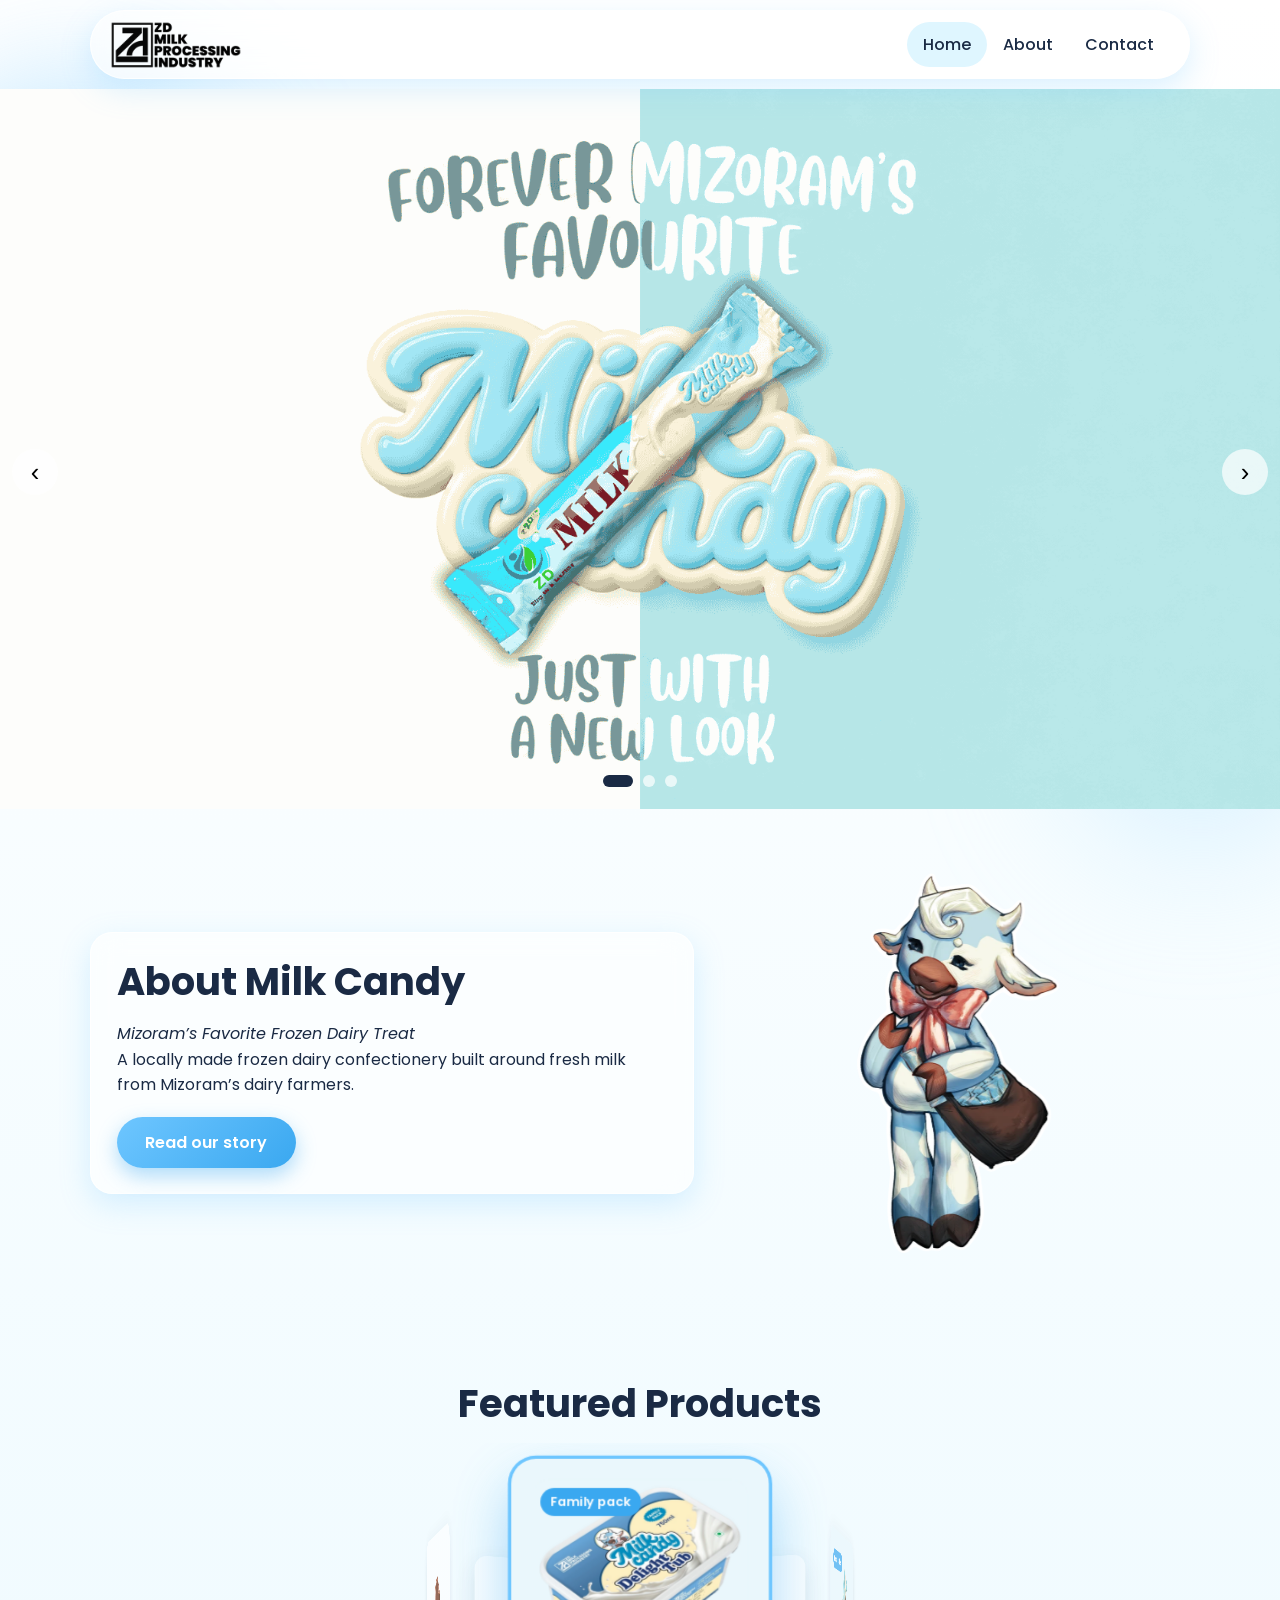
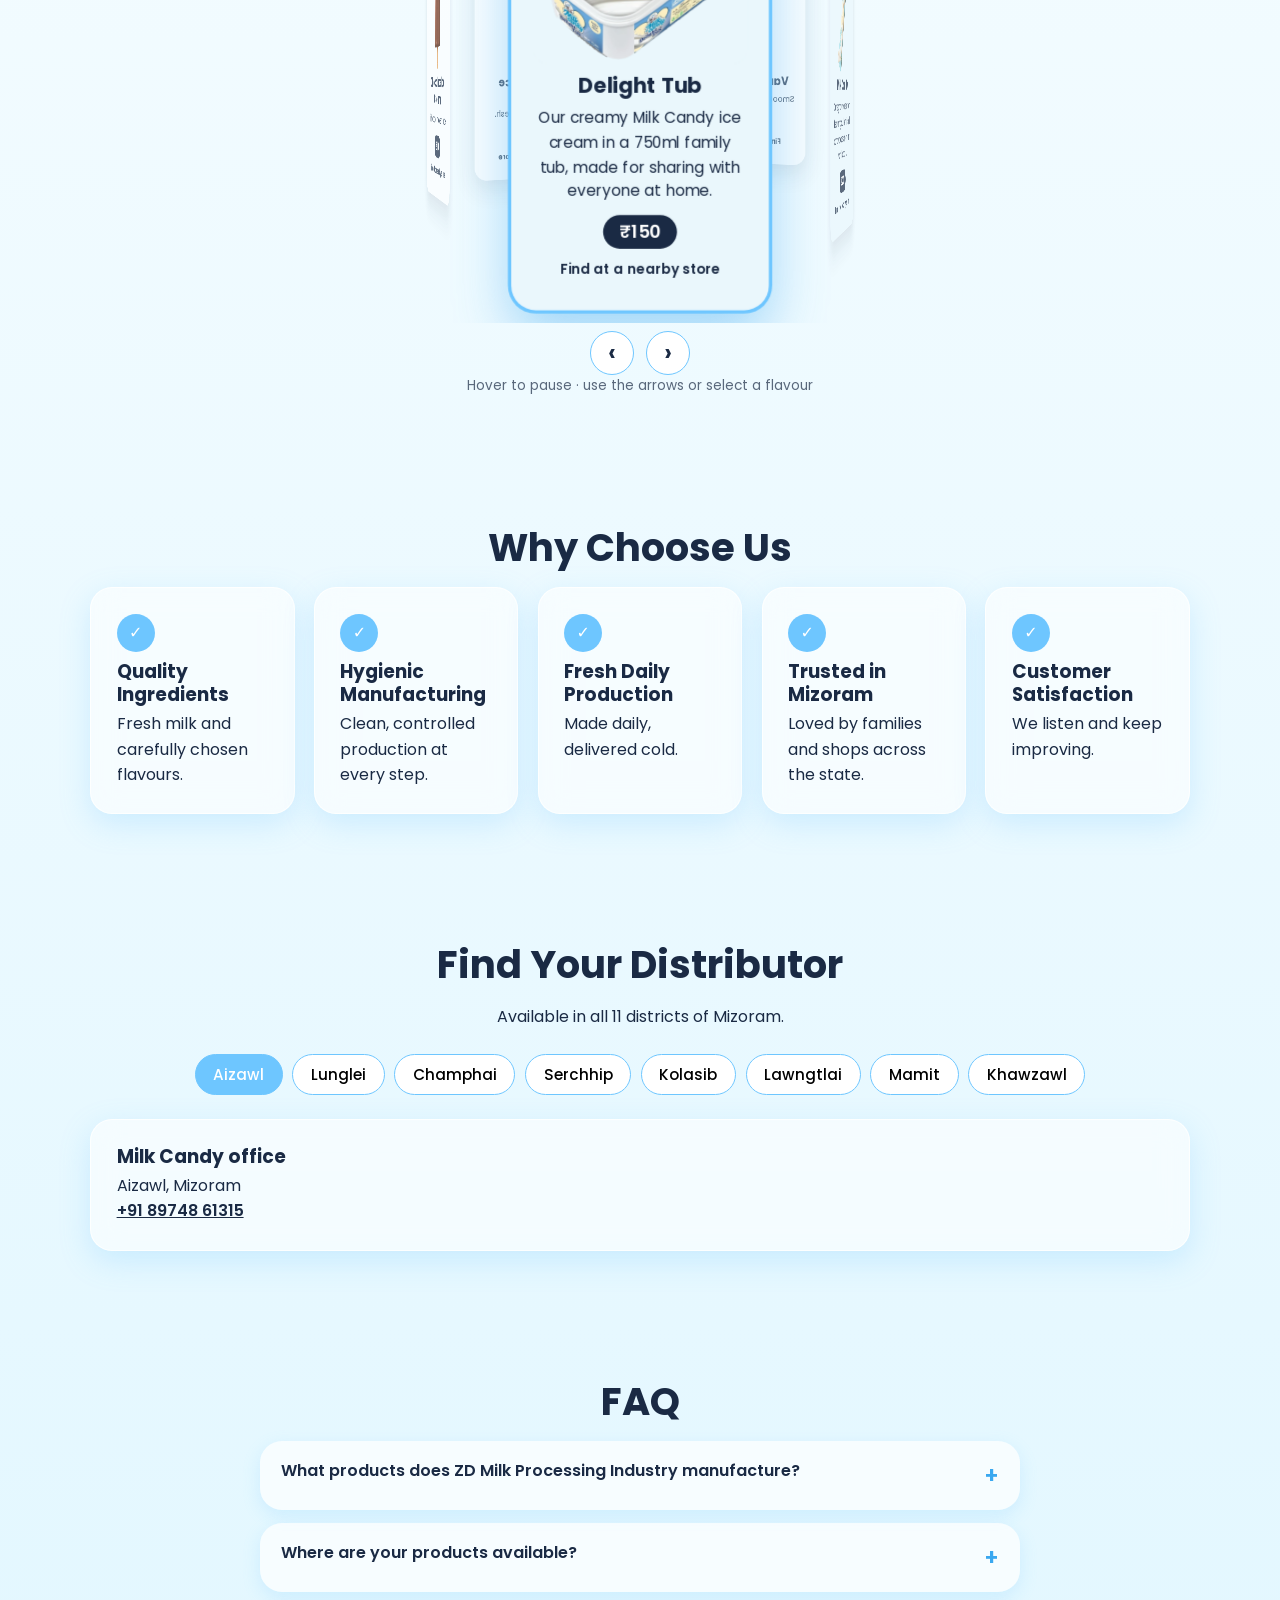
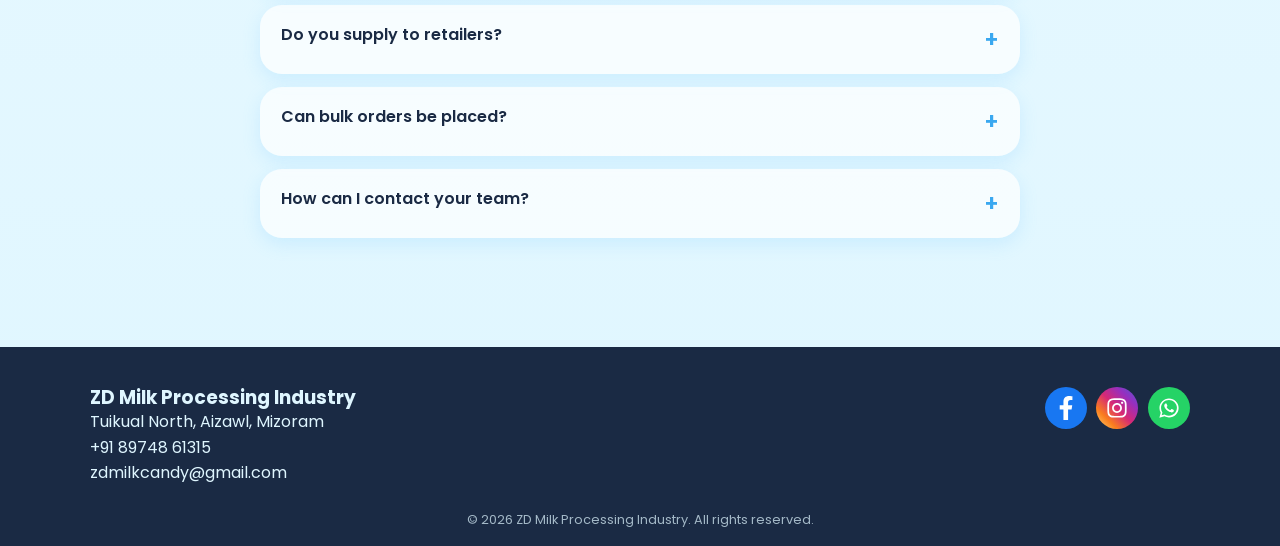
<file: index.html>
<!DOCTYPE html>
<html lang="en">
  <head>
    <meta charset="utf-8">
    <meta name="viewport" content="width=device-width, initial-scale=1">
    <title>Milk Candy Ice Cream in Mizoram | ZD Milk Processing Industry</title>
    <meta
      name="description"
      content="Discover Milk Candy ice cream, family tubs and classic flavours made by ZD Milk Processing Industry in Aizawl, Mizoram."
    >
    <meta name="robots" content="index, follow, max-image-preview:large">
    <link rel="canonical" href="https://zdmilk.in/">
    <meta property="og:type" content="website">
    <meta property="og:site_name" content="ZD Milk Processing Industry">
    <meta property="og:locale" content="en_IN">
    <meta property="og:title" content="Milk Candy Ice Cream in Mizoram | ZD Milk Processing Industry">
    <meta
      property="og:description"
      content="Discover Milk Candy ice cream, family tubs and classic flavours made by ZD Milk Processing Industry in Aizawl, Mizoram."
    >
    <meta property="og:url" content="https://zdmilk.in/">
    <meta property="og:image" content="https://zdmilk.in/image/og-image.jpg">
    <meta property="og:image:width" content="1200">
    <meta property="og:image:height" content="630">
    <meta property="og:image:alt" content="Milk Candy ice cream and family tub, made in Aizawl, Mizoram">
    <meta name="twitter:card" content="summary_large_image">
    <meta name="twitter:title" content="Milk Candy Ice Cream in Mizoram | ZD Milk Processing Industry">
    <meta
      name="twitter:description"
      content="Discover Milk Candy ice cream, family tubs and classic flavours made by ZD Milk Processing Industry in Aizawl, Mizoram."
    >
    <meta name="twitter:image" content="https://zdmilk.in/image/og-image.jpg">
    <link rel="icon" type="image/png" href="image/favicon.png">
    <link rel="apple-touch-icon" href="image/apple-touch-icon.png">
    <meta name="theme-color" content="#8CC8EC">
    <link rel="preconnect" href="https://fonts.googleapis.com">
    <link
      href="https://fonts.googleapis.com/css2?family=Poppins:wght@400;500;600;700&display=swap"
      rel="stylesheet"
    >
    <link rel="stylesheet" href="style.css">
    <script type="application/ld+json">
      {
        "@context": "https://schema.org",
        "@graph": [
          {
            "@type": "LocalBusiness",
            "@id": "https://zdmilk.in/#business",
            "name": "ZD Milk Processing Industry",
            "description": "Ice cream manufacturer in Aizawl, Mizoram, and makers of Milk Candy ice cream.",
            "url": "https://zdmilk.in/",
            "logo": "https://zdmilk.in/image/logo.png",
            "image": "https://zdmilk.in/image/og-image.jpg",
            "telephone": "+918974861315",
            "email": "zdmilkcandy@gmail.com",
            "priceRange": "INR 10-150",
            "address": {
              "@type": "PostalAddress",
              "streetAddress": "Tuikual North",
              "addressLocality": "Aizawl",
              "addressRegion": "Mizoram",
              "addressCountry": "IN"
            },
            "areaServed": {
              "@type": "AdministrativeArea",
              "name": "Mizoram"
            },
            "openingHoursSpecification": [
              {
                "@type": "OpeningHoursSpecification",
                "dayOfWeek": [
                  "Monday",
                  "Tuesday",
                  "Wednesday",
                  "Thursday",
                  "Friday"
                ],
                "opens": "09:00",
                "closes": "18:00"
              }
            ]
          },
          {
            "@type": "ItemList",
            "name": "Milk Candy ice cream range",
            "itemListElement": [
              {
                "@type": "ListItem",
                "position": 1,
                "item": {
                  "@type": "Product",
                  "name": "Delight Tub",
                  "image": "https://zdmilk.in/image/tub.webp",
                  "description": "Milk Candy ice cream in a 750ml family tub.",
                  "brand": {
                    "@type": "Brand",
                    "name": "Milk Candy"
                  },
                  "offers": {
                    "@type": "Offer",
                    "price": "150",
                    "priceCurrency": "INR",
                    "url": "https://zdmilk.in/#products"
                  }
                }
              },
              {
                "@type": "ListItem",
                "position": 2,
                "item": {
                  "@type": "Product",
                  "name": "Milk Candy",
                  "image": "https://zdmilk.in/image/milk-candy.png",
                  "description": "Signature ice cream featuring milk candy pieces in a creamy vanilla base.",
                  "brand": {
                    "@type": "Brand",
                    "name": "Milk Candy"
                  },
                  "offers": {
                    "@type": "Offer",
                    "price": "20",
                    "priceCurrency": "INR",
                    "url": "https://zdmilk.in/#products"
                  }
                }
              },
              {
                "@type": "ListItem",
                "position": 3,
                "item": {
                  "@type": "Product",
                  "name": "Vanilla Ice Cream",
                  "image": "https://zdmilk.in/image/vanilla.jpg",
                  "description": "Smooth and creamy vanilla ice cream.",
                  "brand": {
                    "@type": "Brand",
                    "name": "Milk Candy"
                  },
                  "offers": {
                    "@type": "Offer",
                    "price": "10",
                    "priceCurrency": "INR",
                    "url": "https://zdmilk.in/#products"
                  }
                }
              },
              {
                "@type": "ListItem",
                "position": 4,
                "item": {
                  "@type": "Product",
                  "name": "Strawberry Ice Cream",
                  "image": "https://zdmilk.in/image/strawberry.jpg",
                  "description": "Sweet, fruity and fresh strawberry ice cream.",
                  "brand": {
                    "@type": "Brand",
                    "name": "Milk Candy"
                  },
                  "offers": {
                    "@type": "Offer",
                    "price": "10",
                    "priceCurrency": "INR",
                    "url": "https://zdmilk.in/#products"
                  }
                }
              },
              {
                "@type": "ListItem",
                "position": 5,
                "item": {
                  "@type": "Product",
                  "name": "Chocolate Ice Cream",
                  "image": "https://zdmilk.in/image/chocolate.jpg",
                  "description": "Rich cocoa in every bite.",
                  "brand": {
                    "@type": "Brand",
                    "name": "Milk Candy"
                  },
                  "offers": {
                    "@type": "Offer",
                    "price": "10",
                    "priceCurrency": "INR",
                    "url": "https://zdmilk.in/#products"
                  }
                }
              }
            ]
          }
        ]
      }
    </script>
  </head>
  <body data-page="home">
    <div class="blob b1"></div>
    <div class="blob b2"></div>

    <div id="loader">
      <img class="loading-mascot" src="image/mascot-full.webp" alt="ZD Milk mascot loading">
    </div>
    <div id="prog"></div>

    <header class="nav glass">
      <a class="logo" href="index.html">
        <img src="image/logo.png" alt="ZD Milk Processing Industry">
      </a>
      <button id="burger" aria-label="Menu">☰</button>
      <nav id="menu">
        <a href="index.html" data-p="home">Home</a>
        <a href="about.html" data-p="about">About</a>
        <a href="contact.html" data-p="contact">Contact</a>
      </nav>
    </header>

    <main>
      <section class="hero" id="hero" aria-label="Milk Candy banners">

         <div class="slide">
          <img
            data-src="image/mk.png"
            alt="Milk Candy, Mizoram's favourite"
          >
        </div>
        <div
          class="slide on"
        >
          <img
            data-src="image/vurbawm.png"
            alt="Milk Candy ice cream collection"
          >
        </div>
        <div class="slide">
          <img
            data-src="image/dtub.png"
            alt="Milk Candy family tub"
          >
        </div>
       
        <button class="ar l" id="pv">‹</button>
        <button class="ar r" id="nx">›</button>
        <div class="dots" id="dots"></div>
      </section>

      <section class="sec wrap intro">
        <div class="card glass rv">
          <h2>About Milk Candy</h2>
          <p>
          <i>Mizoram’s Favorite Frozen Dairy Treat</i></br>
A locally made frozen dairy confectionery built around fresh
milk from Mizoram’s dairy farmers.
          </p>
          <a class="btn" href="about.html">Read our story</a>
        </div>
        <figure class="illus mascot rv" tabindex="0">
          <img src="image/mascot-full.webp" alt="Milk Candy mascot">
          <figcaption>Want some Milk Candy?</figcaption>
        </figure>
      </section>

      <section class="sec" id="products">
        <div class="wrap">
          <h2 class="ct rv">Featured Products</h2>
        </div>
        <div class="stage" id="stage"></div>
        <div class="carousel-controls" aria-label="Featured product controls">
          <button type="button" id="product-prev" aria-label="Rotate products left">‹</button>
          <button type="button" id="product-next" aria-label="Rotate products right">›</button>
        </div>
        <p class="ct hint">
          Hover to pause · use the arrows or select a flavour
        </p>
      </section>

      <section class="sec wrap">
        <h2 class="ct rv">Why Choose Us</h2>
        <div class="grid">
          <div class="card glass rv">
            <b>✓</b>
            <h3>Quality Ingredients</h3>
            <p>Fresh milk and carefully chosen flavours.</p>
          </div>
          <div class="card glass rv">
            <b>✓</b>
            <h3>Hygienic Manufacturing</h3>
            <p>Clean, controlled production at every step.</p>
          </div>
          <div class="card glass rv">
            <b>✓</b>
            <h3>Fresh Daily Production</h3>
            <p>Made daily, delivered cold.</p>
          </div>
          <div class="card glass rv">
            <b>✓</b>
            <h3>Trusted in Mizoram</h3>
            <p>Loved by families and shops across the state.</p>
          </div>
          <div class="card glass rv">
            <b>✓</b>
            <h3>Customer Satisfaction</h3>
            <p>We listen and keep improving.</p>
          </div>
        </div>
      </section>

      <section class="sec wrap" id="distributors">
        <h2 class="ct rv">Find Your Distributor</h2>
        <p class="ct">
          Available in all 11 districts of Mizoram.
        </p>
        <div class="chips" id="chips"></div>
        <div class="dlist" id="dlist"></div>
      </section>

      <section class="sec wrap narrow">
        <h2 class="ct rv">FAQ</h2>
        <div class="fq">
          <button>
            What products does ZD Milk Processing Industry manufacture?<i>+</i>
          </button>
          <div class="fa">
            <p>
              We manufacture ice cream in foursignature flavours: Vanilla,
              Chocolate, Strawberry and our special Milk Candy flavour. 
            </p>
          </div>
        </div>
        <div class="fq">
          <button>Where are your products available?<i>+</i></button>
          <div class="fa">
            <p>
              Through our distributors across all 11 districts of Mizoram. See
              the distributor section above.
            </p>
          </div>
        </div>
        <div class="fq">
          <button>Do you supply to retailers?<i>+</i></button>
          <div class="fa">
            <p>
              Yes. Retail shops, cafes and restaurants can stock our ice cream
              through a nearby distributor or directly from us.
            </p>
          </div>
        </div>
        <div class="fq">
          <button>Can bulk orders be placed?<i>+</i></button>
          <div class="fa">
            <p>
              Yes. Contact us with your quantity and delivery location and we
              will confirm availability and pricing.
            </p>
          </div>
        </div>
        <div class="fq">
          <button>How can I contact your team?<i>+</i></button>
          <div class="fa">
            <p>
              Call +91 89748 61315, email  zdmilkcandy@gmail.com or use the form on
              our Contact page.
            </p>
          </div>
        </div>
      </section>
    </main>

    <footer>
      <div class="wrap fgrid">
        <div>
          <h3>ZD Milk Processing Industry</h3>
          <p>Tuikual North, Aizawl, Mizoram</p>
          <p>+91 89748 61315</p>
          <p>zdmilkcandy@gmail.com</p>
        </div>
        <div class="soc">
          <a href="https://www.facebook.com/profile.php?id=61593426112956" aria-label="Facebook">
            <svg viewBox="0 0 320 512" aria-hidden="true" focusable="false"><path d="M279.14 288l14.22-92.66h-88.91v-60.13c0-25.35 12.42-50.06 52.24-50.06H297V6.26S260.43 0 225.36 0C152.77 0 105.47 44 105.47 123.92v71.42H25.62V288h79.85v224h98.98V288z"/></svg>
          </a>
          <a href="https://www.instagram.com/milkcandy.mizoram?utm_source=ig_web_button_share_sheet&amp;psln=ZDNlZDc0MzIxNw==" aria-label="Instagram">
            <svg viewBox="0 0 448 512" aria-hidden="true" focusable="false"><path d="M224.1 141c-63.6 0-114.9 51.3-114.9 114.9s51.3 114.9 114.9 114.9S339 319.5 339 255.9 287.7 141 224.1 141zm0 189.6c-41.2 0-74.7-33.5-74.7-74.7s33.5-74.7 74.7-74.7 74.7 33.5 74.7 74.7-33.5 74.7-74.7 74.7zm146.4-194.3c0 14.9-12 26.9-26.9 26.9s-26.9-12-26.9-26.9 12-26.9 26.9-26.9 26.9 12 26.9 26.9zm76.1 27.2c-1.7-35.9-9.9-67.7-36.2-93.9s-58-34.4-93.9-36.2c-37-2.1-147.9-2.1-184.9 0-35.9 1.7-67.7 9.9-93.9 36.1S3.3 127.5 1.6 163.4c-2.1 37-2.1 147.9 0 184.9 1.7 35.9 9.9 67.7 36.2 93.9s58 34.4 93.9 36.2c37 2.1 147.9 2.1 184.9 0 35.9-1.7 67.7-9.9 93.9-36.2s34.4-58 36.2-93.9c2.1-37 2.1-147.8 0-184.8zM398.8 388c-7.8 19.6-22.9 34.7-42.6 42.6-29.5 11.7-99.5 9-132.1 9s-102.7 2.6-132.1-9c-19.6-7.8-34.7-22.9-42.6-42.6-11.7-29.5-9-99.5-9-132.1s-2.6-102.7 9-132.1c7.8-19.6 22.9-34.7 42.6-42.6 29.5-11.7 99.5-9 132.1-9s102.7-2.6 132.1 9c19.6 7.8 34.7 22.9 42.6 42.6 11.7 29.5 9 99.5 9 132.1s2.7 102.7-9 132.1z"/></svg>
          </a>
          <a href="https://wa.me/918974861315" aria-label="WhatsApp">
            <svg viewBox="0 0 448 512" aria-hidden="true" focusable="false"><path d="M380.9 97.1C339 55.1 283.2 32 223.9 32 101.5 32 1.9 131.5 1.9 253.9c0 39.1 10.2 77.3 29.6 111L0 480l117.7-30.9c32.4 17.7 68.9 27 106.1 27h.1c122.3 0 224.1-99.6 224.1-222 0-59.3-25-115-67.1-157zm-157 341.6c-33.3 0-65.9-8.9-94.4-25.7l-6.8-4-69.8 18.3 18.6-68-4.4-7c-18.5-29.4-28.2-63.4-28.2-98.4C39 151.1 121.1 69 222.1 69c49 0 95 19.1 129.6 53.7 34.6 34.6 56.9 80.6 56.8 129.6 0 101.1-84.5 186.4-185.6 186.4zm101.7-139.8c-5.5-2.8-32.6-16.1-37.6-17.9-5-1.9-8.7-2.8-12.4 2.8-3.7 5.5-14.2 17.9-17.4 21.6-3.2 3.7-6.4 4.2-11.9 1.4-32.4-16.2-53.6-28.9-75-65.5-5.7-9.8 5.7-9.1 16.2-30.3 1.8-3.7.9-6.9-.5-9.7-1.4-2.8-12.4-29.8-17-40.8-4.5-10.7-9.1-9.3-12.4-9.5-3.2-.2-6.9-.2-10.6-.2s-9.7 1.4-14.7 6.9c-5 5.5-19.3 18.9-19.3 46s19.8 53.4 22.5 57.1c2.8 3.7 38.9 59.4 94.2 83.3 35 15.1 48.7 16.4 66.2 13.8 10.6-1.6 32.6-13.3 37.2-26.2 4.6-12.9 4.6-23.9 3.2-26.2-1.4-2.3-5-3.7-10.6-6.5z"/></svg>
          </a>
        </div>
      </div>
      <p class="copy">© 2026 ZD Milk Processing Industry. All rights reserved.</p>
    </footer>

    <button id="top" aria-label="Back to top">↑</button>
    <script src="main.js"></script>
  </body>
</html>
</file>
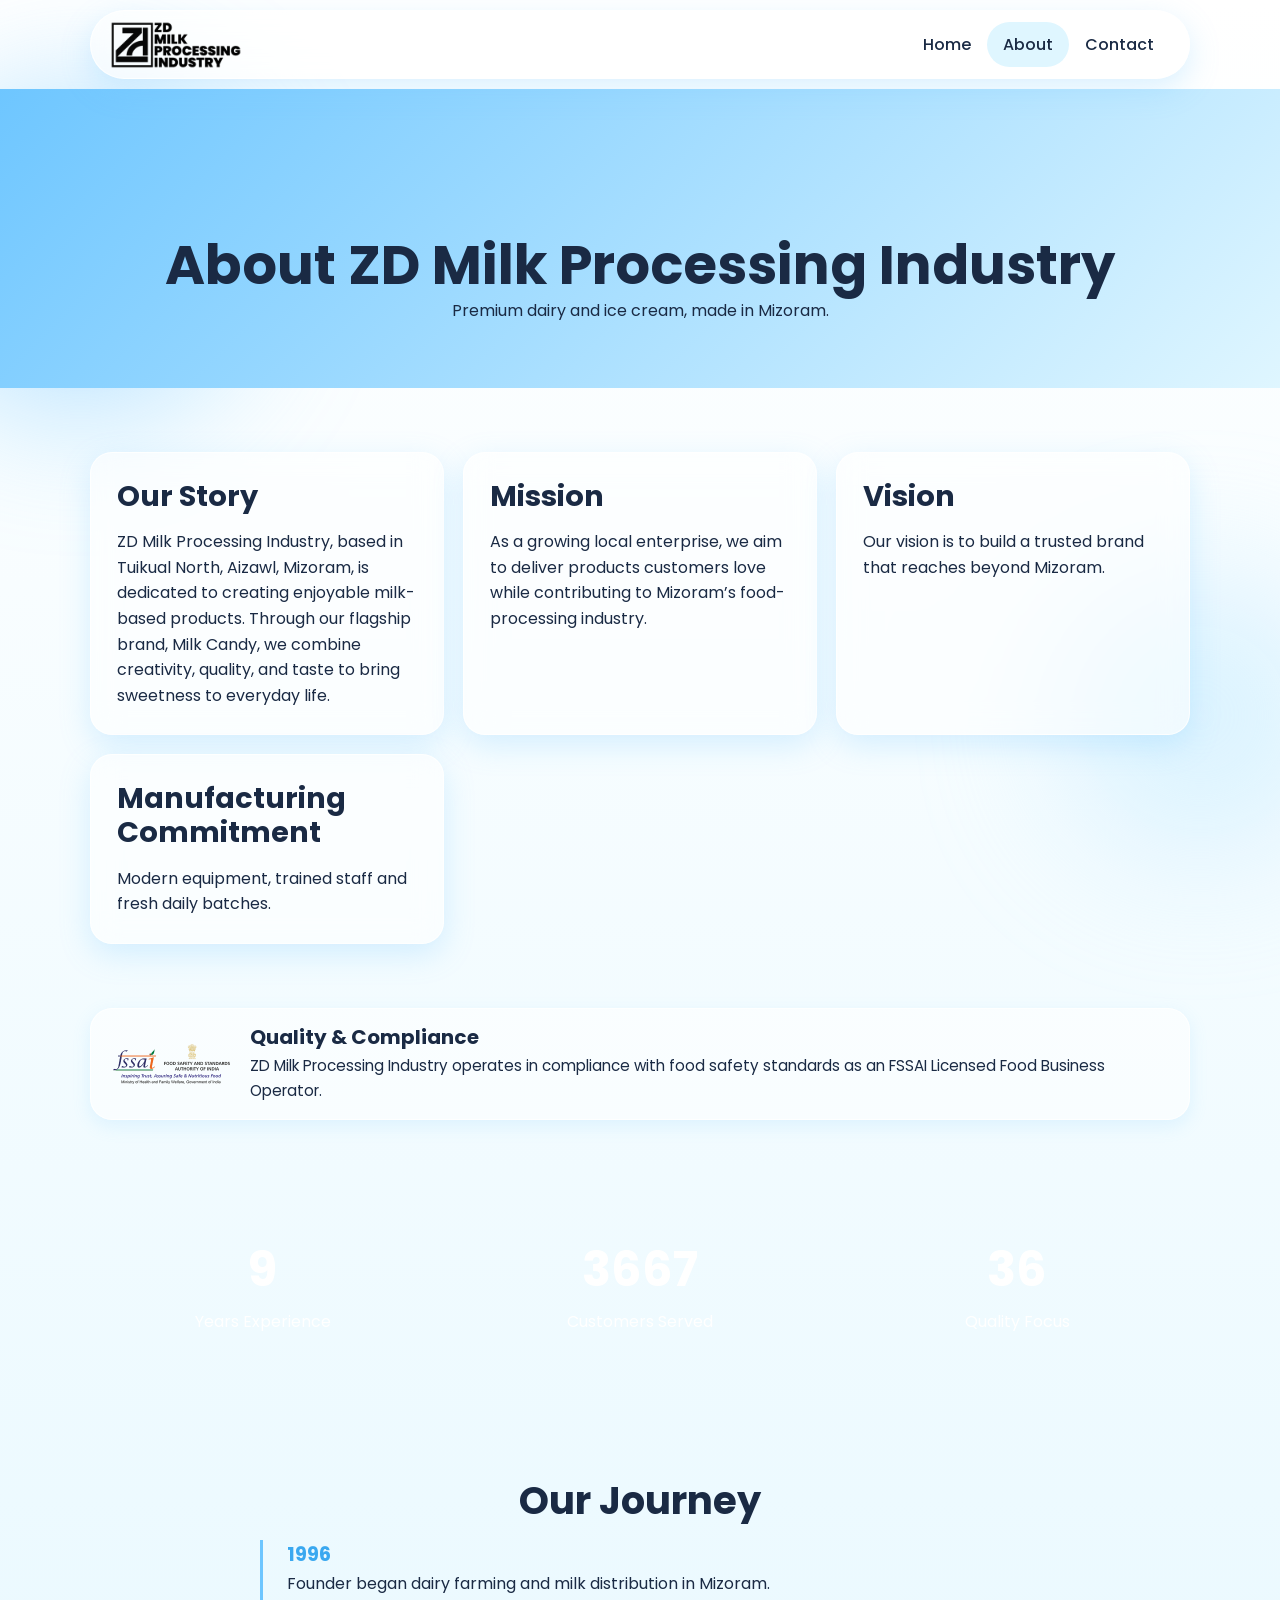
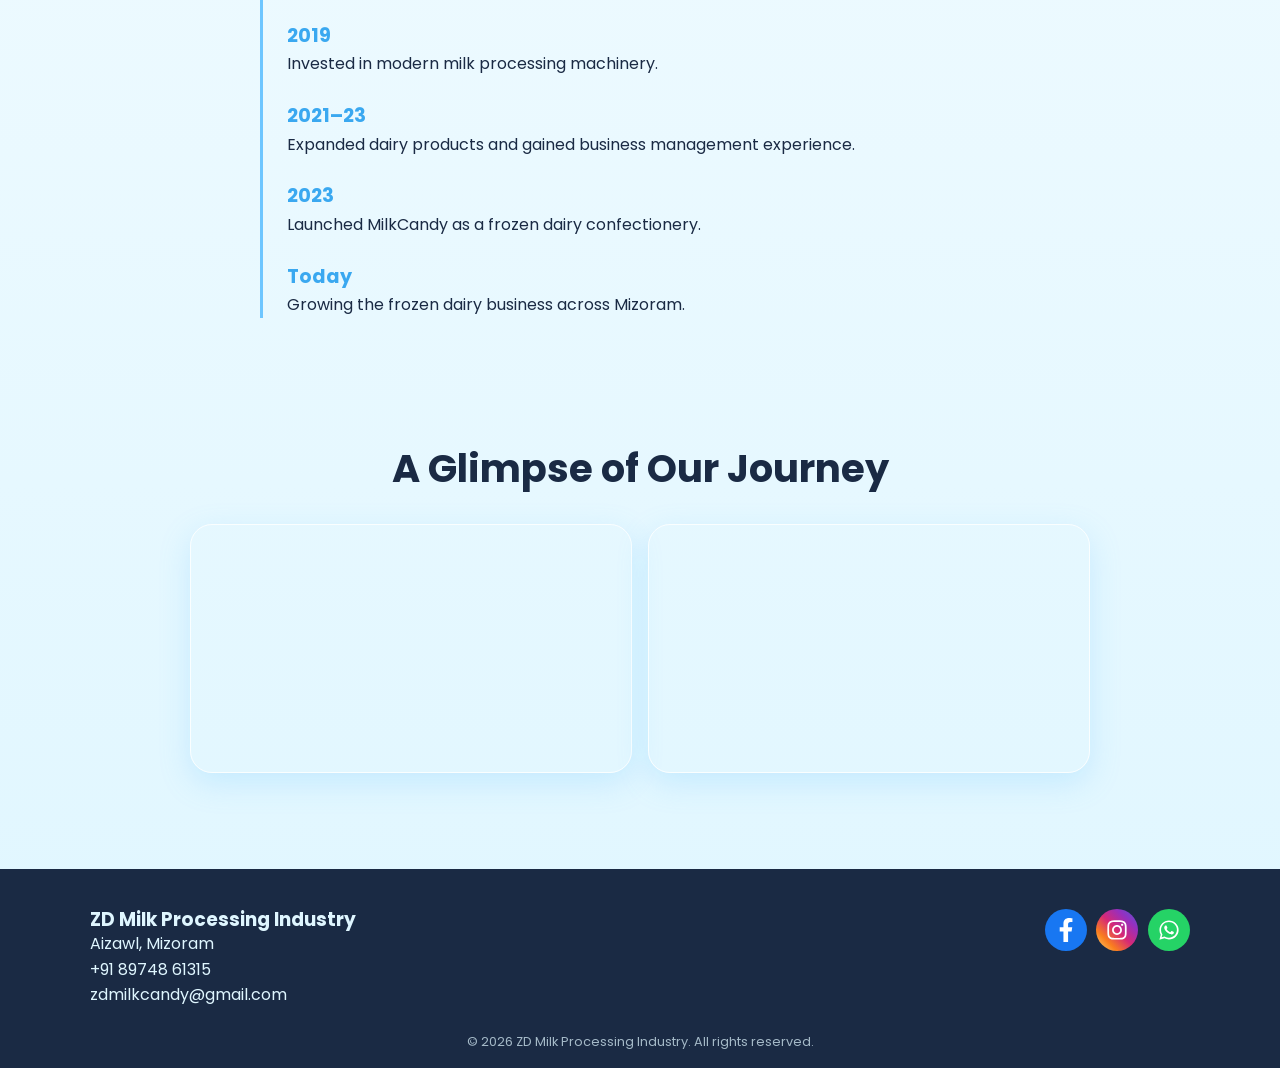
<file: about.html>
<!DOCTYPE html>
<html lang="en">
  <head>
    <meta charset="utf-8">
    <meta name="viewport" content="width=device-width, initial-scale=1">
    <title>About ZD Milk Processing Industry | Aizawl, Mizoram</title>
    <meta
      name="description"
      content="Learn about ZD Milk Processing Industry, the Aizawl-based maker of Milk Candy ice cream, our story, mission and commitment to quality."
    >
    <meta name="robots" content="index, follow, max-image-preview:large">
    <link rel="canonical" href="https://zdmilk.in/about.html">
    <meta property="og:type" content="website">
    <meta property="og:site_name" content="ZD Milk Processing Industry">
    <meta property="og:locale" content="en_IN">
    <meta property="og:title" content="About ZD Milk Processing Industry | Aizawl, Mizoram">
    <meta
      property="og:description"
      content="Learn about ZD Milk Processing Industry, the Aizawl-based maker of Milk Candy ice cream, our story, mission and commitment to quality."
    >
    <meta property="og:url" content="https://zdmilk.in/about.html">
    <meta property="og:image" content="https://zdmilk.in/image/og-image.jpg">
    <meta property="og:image:width" content="1200">
    <meta property="og:image:height" content="630">
    <meta property="og:image:alt" content="Milk Candy ice cream and family tub, made in Aizawl, Mizoram">
    <meta name="twitter:card" content="summary_large_image">
    <meta name="twitter:title" content="About ZD Milk Processing Industry | Aizawl, Mizoram">
    <meta
      name="twitter:description"
      content="Learn about ZD Milk Processing Industry, the Aizawl-based maker of Milk Candy ice cream, our story, mission and commitment to quality."
    >
    <meta name="twitter:image" content="https://zdmilk.in/image/og-image.jpg">
    <link rel="icon" type="image/png" href="image/favicon.png">
    <link rel="apple-touch-icon" href="image/apple-touch-icon.png">
    <meta name="theme-color" content="#8CC8EC">
    <link rel="preconnect" href="https://fonts.googleapis.com">
    <link
      href="https://fonts.googleapis.com/css2?family=Poppins:wght@400;500;600;700&display=swap"
      rel="stylesheet"
    >
    <link rel="stylesheet" href="style.css">
    <script type="application/ld+json">
      {
        "@context": "https://schema.org",
        "@type": "AboutPage",
        "name": "About ZD Milk Processing Industry",
        "description": "Learn about ZD Milk Processing Industry, the Aizawl-based maker of Milk Candy ice cream, our story, mission and commitment to quality.",
        "url": "https://zdmilk.in/about.html",
        "inLanguage": "en-IN",
        "about": {
          "@id": "https://zdmilk.in/#business"
        }
      }
    </script>
  </head>
  <body data-page="about">
    <div class="blob b1"></div>
    <div class="blob b2"></div>

    <div id="loader">
      <img class="loading-mascot" src="image/mascot-full.webp" alt="ZD Milk mascot loading">
    </div>
    <div id="prog"></div>

    <header class="nav glass">
      <a class="logo" href="index.html">
        <img src="image/logo.png" alt="ZD Milk Processing Industry">
      </a>
      <button id="burger" aria-label="Menu">☰</button>
      <nav id="menu">
        <a href="index.html" data-p="home">Home</a>
        <a href="about.html" data-p="about">About</a>
        <a href="contact.html" data-p="contact">Contact</a>
      </nav>
    </header>

    <main>
      <section class="phero">
        <div class="wrap rv">
          <h1>About ZD Milk Processing Industry</h1>
          <p>Premium dairy and ice cream, made in Mizoram.</p>
        </div>
      </section>

      <section class="sec wrap grid2">
        <div class="card glass rv">
          <h2>Our Story</h2>
          <p>
           ZD Milk Processing Industry, based in Tuikual North, Aizawl, Mizoram, is dedicated to creating enjoyable milk-based products. Through our flagship brand, Milk Candy, we combine creativity, quality, and taste to bring sweetness to everyday life.</p>
        </div>
        <div class="card glass rv">
          <h2>Mission</h2>
          <p>
            As a growing local enterprise, we aim to deliver products customers love while contributing to Mizoram’s food-processing industry.
          </p>
        </div>
        <div class="card glass rv">
          <h2>Vision</h2>
          <p>Our vision is to build a trusted brand that reaches beyond Mizoram.</p>
        </div>
        <div class="card glass rv">
          <h2>Manufacturing Commitment</h2>
          <p>Modern equipment, trained staff and fresh daily batches.</p>
        </div>

      </section>

      <section class="compliance-block wrap" aria-labelledby="compliance-heading">
        <img src="image/fssai-logo.png" alt="FSSAI logo" width="234" height="80">
        <div class="compliance-copy">
          <h2 id="compliance-heading">Quality &amp; Compliance</h2>
          <p>ZD Milk Processing Industry operates in compliance with food safety standards as an FSSAI Licensed Food Business Operator.</p>
        </div>
      </section>

      <section class="plx">
        <div class="wrap stats">
          <div>
            <b data-n="25" data-s="+">0</b>
            <span>Years Experience</span>
          </div>
          <div>
            <b data-n="10000" data-s="+">0</b>
            <span>Customers Served</span>
          </div>
          <div>
            <b data-n="100" data-s="%">0</b>
            <span>Quality Focus</span>
          </div>
        </div>
      </section>

      <section class="sec wrap narrow">
        <h2 class="ct rv">Our Journey</h2>
        <div class="tl">
          <div class="rv">
            <b>1996</b>
            <p>Founder began dairy farming and milk
               distribution in Mizoram.</p>
          </div>
          <div class="rv">
            <b>2019</b>
            <p>Invested in modern milk processing machinery.</p>
          </div>
          <div class="rv">
            <b>2021–23</b>
            <p>Expanded dairy products
             and gained business management experience.</p>
          </div>
          <div class="rv">
            <b>2023</b>
            <p>Launched MilkCandy as a frozen dairy confectionery.</p>
          </div>
            <div class="rv">
            <b>Today</b>
            <p>Growing the frozen dairy business across Mizoram.</p>
          </div>
        </div>
      </section>

      <section class="sec wrap narrow about-video">
        <h2 class="ct rv">A Glimpse of Our Journey</h2>
        <div
          class="video-frame rv"
          data-video-url="https://www.youtube.com/embed/6hP-m4a0yMA"
          data-video-title="A glimpse of ZD Milk Processing Industry's journey"
        >
          <a
            class="video-fallback"
            href="https://www.youtube.com/watch?v=6hP-m4a0yMA"
            target="_blank"
            rel="noopener noreferrer"
          >
            <img src="https://i.ytimg.com/vi/6hP-m4a0yMA/hqdefault.jpg" alt="Watch A Glimpse of Our Journey on YouTube">
            <span>Watch on YouTube</span>
          </a>
        </div>
        <div
          class="video-frame rv"
          data-video-url="https://www.youtube.com/embed/JprgniUpoSs?si=P2jqEo4HMjdUoOEu"
          data-video-title="YouTube video player"
        >
          <a
            class="video-fallback"
            href="https://www.youtube.com/watch?v=JprgniUpoSs"
            target="_blank"
            rel="noopener noreferrer"
          >
            <img src="https://i.ytimg.com/vi/JprgniUpoSs/hqdefault.jpg" alt="Watch the additional video on YouTube">
            <span>Watch on YouTube</span>
          </a>
        </div>
      </section>
      <script>
        if (window.location.protocol !== "file:") {
          document.querySelectorAll(".about-video .video-frame").forEach((videoPlayer) => {
            const videoFrame = document.createElement("iframe");
            videoFrame.src = videoPlayer.dataset.videoUrl;
            videoFrame.title = videoPlayer.dataset.videoTitle;
            videoFrame.allow = "accelerometer; autoplay; clipboard-write; encrypted-media; gyroscope; picture-in-picture; web-share";
            videoFrame.referrerPolicy = "strict-origin-when-cross-origin";
            videoFrame.allowFullscreen = true;
            videoFrame.loading = "lazy";
            videoPlayer.replaceChildren(videoFrame);
          });
        }
      </script>
    </main>

    <footer>
      <div class="wrap fgrid">
        <div>
          <h3>ZD Milk Processing Industry</h3>
          <p>Aizawl, Mizoram</p>
          <p>+91 89748 61315</p>
          <p> zdmilkcandy@gmail.com</p>
        </div>
        <div class="soc">
          <a href="https://www.facebook.com/profile.php?id=61593426112956" aria-label="Facebook">
            <svg viewBox="0 0 320 512" aria-hidden="true" focusable="false"><path d="M279.14 288l14.22-92.66h-88.91v-60.13c0-25.35 12.42-50.06 52.24-50.06H297V6.26S260.43 0 225.36 0C152.77 0 105.47 44 105.47 123.92v71.42H25.62V288h79.85v224h98.98V288z"/></svg>
          </a>
          <a href="https://www.instagram.com/milkcandy.mizoram?utm_source=ig_web_button_share_sheet&amp;psln=ZDNlZDc0MzIxNw==" aria-label="Instagram">
            <svg viewBox="0 0 448 512" aria-hidden="true" focusable="false"><path d="M224.1 141c-63.6 0-114.9 51.3-114.9 114.9s51.3 114.9 114.9 114.9S339 319.5 339 255.9 287.7 141 224.1 141zm0 189.6c-41.2 0-74.7-33.5-74.7-74.7s33.5-74.7 74.7-74.7 74.7 33.5 74.7 74.7-33.5 74.7-74.7 74.7zm146.4-194.3c0 14.9-12 26.9-26.9 26.9s-26.9-12-26.9-26.9 12-26.9 26.9-26.9 26.9 12 26.9 26.9zm76.1 27.2c-1.7-35.9-9.9-67.7-36.2-93.9s-58-34.4-93.9-36.2c-37-2.1-147.9-2.1-184.9 0-35.9 1.7-67.7 9.9-93.9 36.1S3.3 127.5 1.6 163.4c-2.1 37-2.1 147.9 0 184.9 1.7 35.9 9.9 67.7 36.2 93.9s58 34.4 93.9 36.2c37 2.1 147.9 2.1 184.9 0 35.9-1.7 67.7-9.9 93.9-36.2s34.4-58 36.2-93.9c2.1-37 2.1-147.8 0-184.8zM398.8 388c-7.8 19.6-22.9 34.7-42.6 42.6-29.5 11.7-99.5 9-132.1 9s-102.7 2.6-132.1-9c-19.6-7.8-34.7-22.9-42.6-42.6-11.7-29.5-9-99.5-9-132.1s-2.6-102.7 9-132.1c7.8-19.6 22.9-34.7 42.6-42.6 29.5-11.7 99.5-9 132.1-9s102.7-2.6 132.1 9c19.6 7.8 34.7 22.9 42.6 42.6 11.7 29.5 9 99.5 9 132.1s2.7 102.7-9 132.1z"/></svg>
          </a>
          <a href="https://wa.me/918974861315" aria-label="WhatsApp">
            <svg viewBox="0 0 448 512" aria-hidden="true" focusable="false"><path d="M380.9 97.1C339 55.1 283.2 32 223.9 32 101.5 32 1.9 131.5 1.9 253.9c0 39.1 10.2 77.3 29.6 111L0 480l117.7-30.9c32.4 17.7 68.9 27 106.1 27h.1c122.3 0 224.1-99.6 224.1-222 0-59.3-25-115-67.1-157zm-157 341.6c-33.3 0-65.9-8.9-94.4-25.7l-6.8-4-69.8 18.3 18.6-68-4.4-7c-18.5-29.4-28.2-63.4-28.2-98.4C39 151.1 121.1 69 222.1 69c49 0 95 19.1 129.6 53.7 34.6 34.6 56.9 80.6 56.8 129.6 0 101.1-84.5 186.4-185.6 186.4zm101.7-139.8c-5.5-2.8-32.6-16.1-37.6-17.9-5-1.9-8.7-2.8-12.4 2.8-3.7 5.5-14.2 17.9-17.4 21.6-3.2 3.7-6.4 4.2-11.9 1.4-32.4-16.2-53.6-28.9-75-65.5-5.7-9.8 5.7-9.1 16.2-30.3 1.8-3.7.9-6.9-.5-9.7-1.4-2.8-12.4-29.8-17-40.8-4.5-10.7-9.1-9.3-12.4-9.5-3.2-.2-6.9-.2-10.6-.2s-9.7 1.4-14.7 6.9c-5 5.5-19.3 18.9-19.3 46s19.8 53.4 22.5 57.1c2.8 3.7 38.9 59.4 94.2 83.3 35 15.1 48.7 16.4 66.2 13.8 10.6-1.6 32.6-13.3 37.2-26.2 4.6-12.9 4.6-23.9 3.2-26.2-1.4-2.3-5-3.7-10.6-6.5z"/></svg>
          </a>
        </div>
      </div>
      <p class="copy">© 2026 ZD Milk Processing Industry. All rights reserved.</p>
    </footer>

    <button id="top" aria-label="Back to top">↑</button>
    <script src="main.js"></script>
  </body>
</html>
</file>
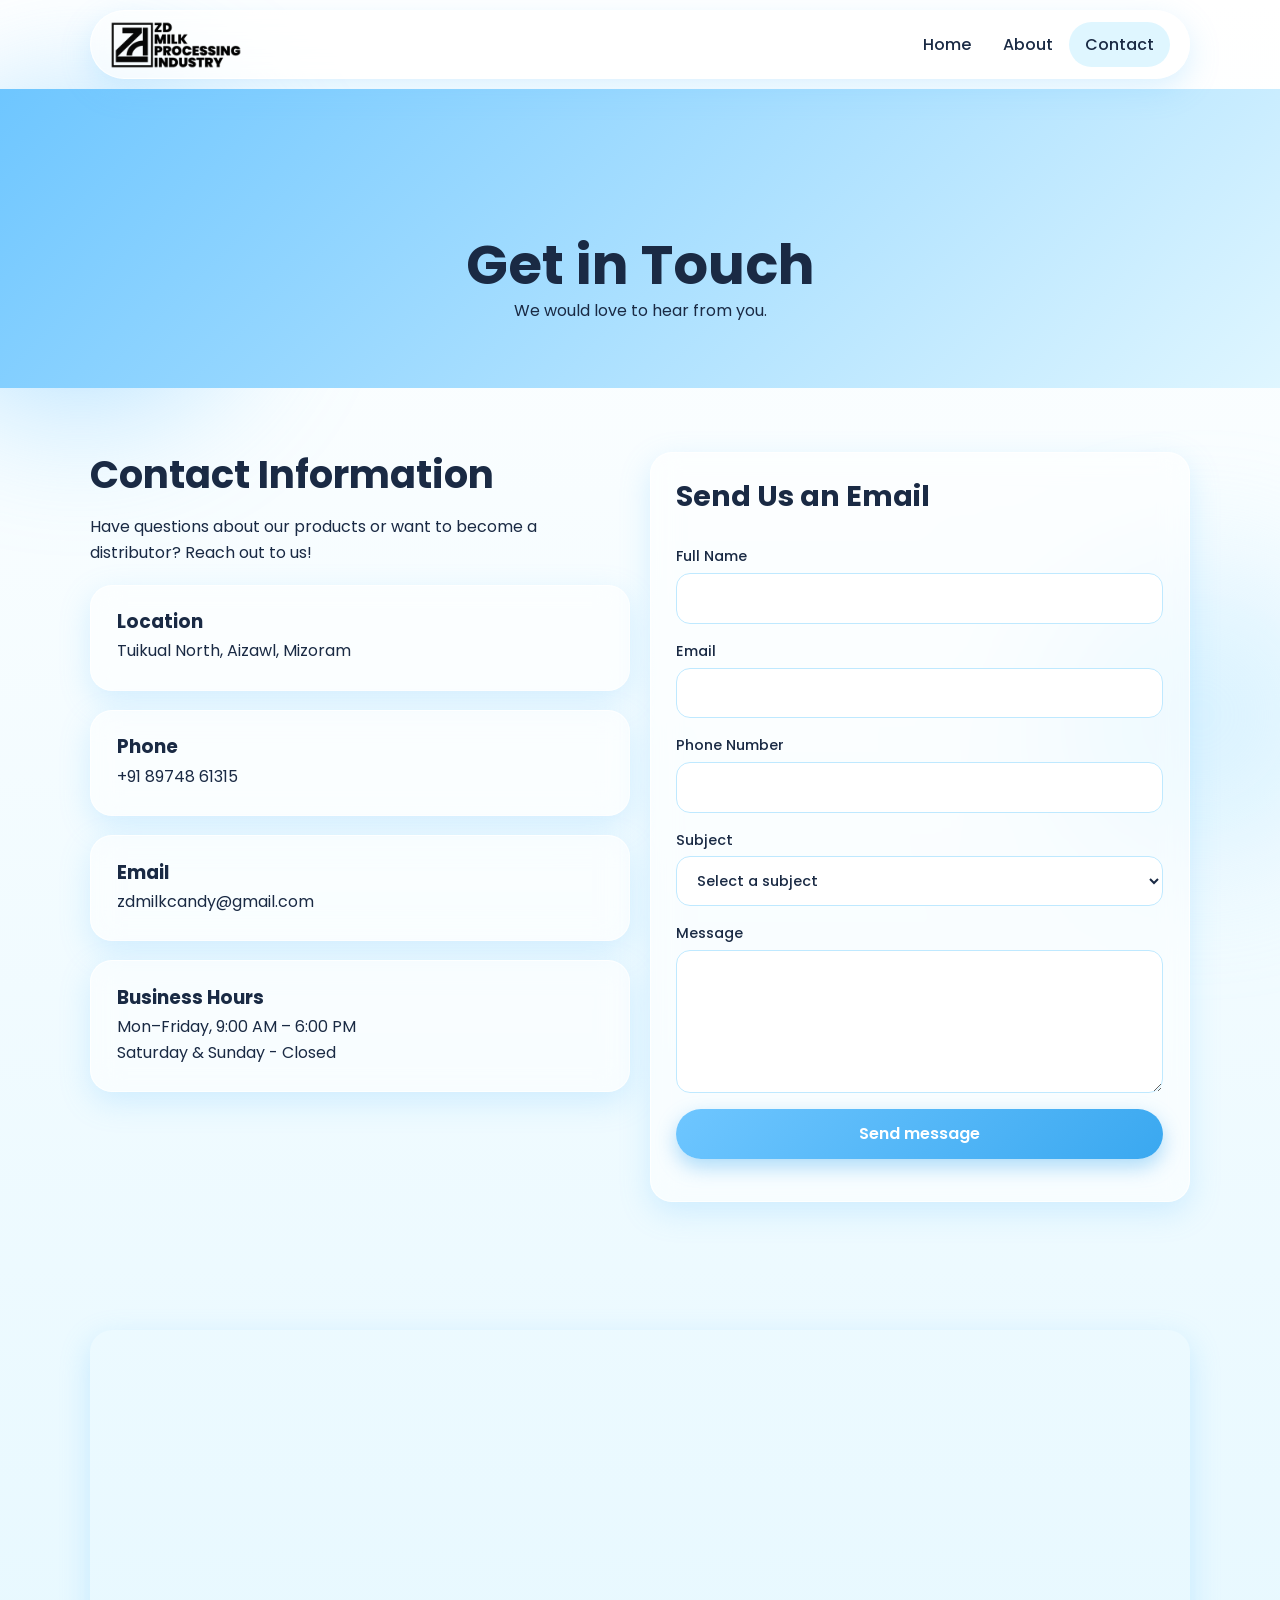
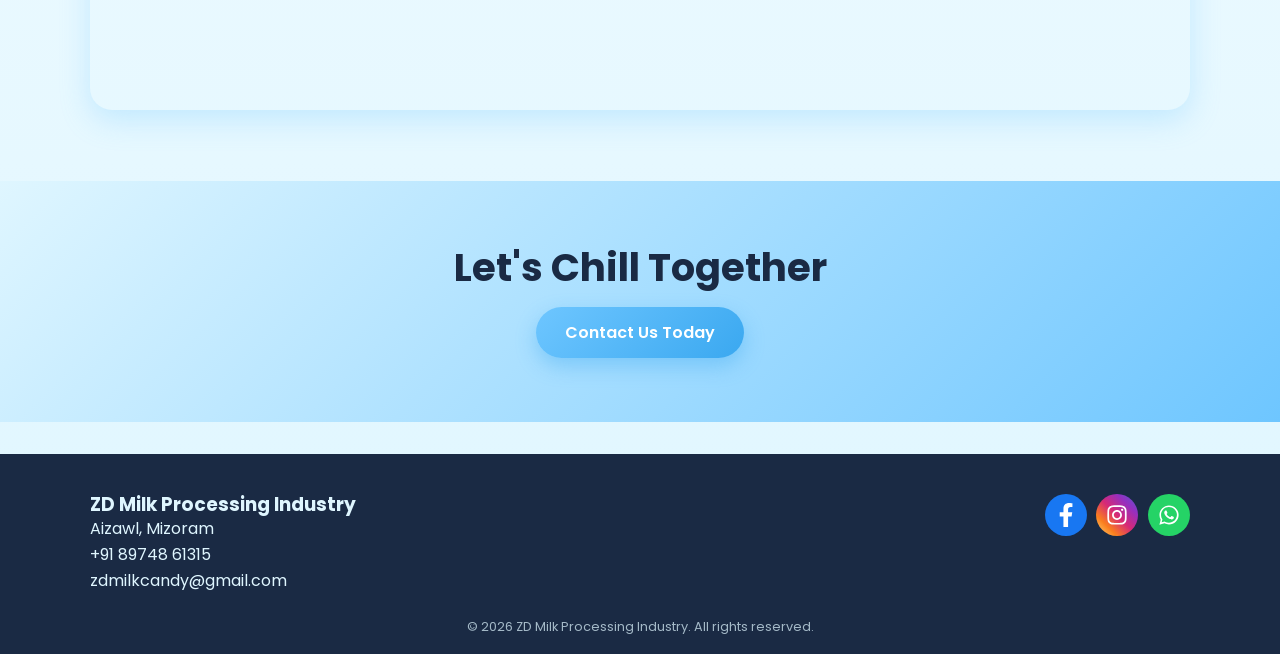
<file: contact.html>
<!DOCTYPE html>
<html lang="en">
  <head>
    <meta charset="utf-8">
    <meta name="viewport" content="width=device-width, initial-scale=1">
    <title>Contact ZD Milk Processing Industry | Aizawl, Mizoram</title>
    <meta
      name="description"
      content="Contact ZD Milk Processing Industry in Aizawl, Mizoram. Call, email or message us about Milk Candy ice cream, products and distribution."
    >
    <meta name="robots" content="index, follow, max-image-preview:large">
    <link rel="canonical" href="https://zdmilk.in/contact.html">
    <meta property="og:type" content="website">
    <meta property="og:site_name" content="ZD Milk Processing Industry">
    <meta property="og:locale" content="en_IN">
    <meta property="og:title" content="Contact ZD Milk Processing Industry | Aizawl, Mizoram">
    <meta
      property="og:description"
      content="Contact ZD Milk Processing Industry in Aizawl, Mizoram. Call, email or message us about Milk Candy ice cream, products and distribution."
    >
    <meta property="og:url" content="https://zdmilk.in/contact.html">
    <meta property="og:image" content="https://zdmilk.in/image/og-image.jpg">
    <meta property="og:image:width" content="1200">
    <meta property="og:image:height" content="630">
    <meta property="og:image:alt" content="Milk Candy ice cream and family tub, made in Aizawl, Mizoram">
    <meta name="twitter:card" content="summary_large_image">
    <meta name="twitter:title" content="Contact ZD Milk Processing Industry | Aizawl, Mizoram">
    <meta
      name="twitter:description"
      content="Contact ZD Milk Processing Industry in Aizawl, Mizoram. Call, email or message us about Milk Candy ice cream, products and distribution."
    >
    <meta name="twitter:image" content="https://zdmilk.in/image/og-image.jpg">
    <link rel="icon" type="image/png" href="image/favicon.png">
    <link rel="apple-touch-icon" href="image/apple-touch-icon.png">
    <meta name="theme-color" content="#8CC8EC">
    <link rel="preconnect" href="https://fonts.googleapis.com">
    <link
      href="https://fonts.googleapis.com/css2?family=Poppins:wght@400;500;600;700&display=swap"
      rel="stylesheet"
    >
    <link rel="stylesheet" href="style.css">
    <script type="application/ld+json">
      {
        "@context": "https://schema.org",
        "@type": "ContactPage",
        "name": "Contact ZD Milk Processing Industry",
        "description": "Contact ZD Milk Processing Industry in Aizawl, Mizoram. Call, email or message us about Milk Candy ice cream, products and distribution.",
        "url": "https://zdmilk.in/contact.html",
        "inLanguage": "en-IN",
        "about": {
          "@id": "https://zdmilk.in/#business"
        }
      }
    </script>
  </head>
  <body data-page="contact">
    <div class="blob b1"></div>
    <div class="blob b2"></div>

    <div id="loader">
      <img class="loading-mascot" src="image/mascot-full.webp" alt="ZD Milk mascot loading">
    </div>
    <div id="prog"></div>

    <header class="nav glass">
      <a class="logo" href="index.html">
        <img src="image/logo.png" alt="ZD Milk Processing Industry">
      </a>
      <button id="burger" aria-label="Menu">☰</button>
      <nav id="menu">
        <a href="index.html" data-p="home">Home</a>
        <a href="about.html" data-p="about">About</a>
        <a href="contact.html" data-p="contact">Contact</a>
      </nav>
    </header>

    <main>
      <section class="phero">
        <div class="wrap rv">
          <h1>Get in Touch</h1>
          <p>We would love to hear from you.</p>
        </div>
      </section>

      <section class="sec wrap grid2">
        <div>
          <h2>Contact Information</h2>
          <p>Have questions about our products or want to become a distributor? Reach out to us!</p>
          <div class="info contact-info" style="grid-template-columns: 1fr">
            <div class="card glass">
              <h3>Location</h3>
              <p>Tuikual North, Aizawl, Mizoram</p>
            </div>
            <div class="card glass">
              <h3>Phone</h3>
              <p>+91 89748 61315</p>
            </div>
            <div class="card glass">
              <h3>Email</h3>
              <p>zdmilkcandy@gmail.com</p>
            </div>
            <div class="card glass">
              <h3>Business Hours</h3>
              <p>Mon–Friday, 9:00 AM – 6:00 PM<br>Saturday & Sunday - Closed</p>
            </div>
          </div>
        </div>

        <form
          id="cf"
          class="card glass"
          method="POST"
          action="https://api.web3forms.com/submit"
        >
          <h2>Send Us an Email</h2>
          <input
            type="hidden"
            name="access_key"
            value="de4c63bc-c02e-4a20-af34-ac16032f7b4b"
          >
          <input type="checkbox" name="botcheck" hidden>
          <label>
            Full Name
            <input name="name" required>
          </label>
          <label>
            Email
            <input type="email" name="email" required>
          </label>
          <label>
            Phone Number
            <input type="tel" name="phone">
          </label>
          <label>
            Subject
            <select name="subject" required>
              <option value="">Select a subject</option>
              <option value="general">General Inquiry</option>
              <option value="product">Product Information</option>
              <option value="distribution">Become a Distributor</option>
              <option value="feedback">Feedback</option>
              <option value="other">Other</option>
            </select>
          </label>
          <label>
            Message
            <textarea name="message" rows="5" required></textarea>
          </label>
          <button class="btn" id="sb">Send message</button>
          <p id="msg" role="status"></p>
        </form>
      </section>

      <section class="sec wrap">
        <iframe
          class="map"
          title="Map of Aizawl"
          loading="lazy"
          src="https://www.google.com/maps/embed?pb=!1m18!1m12!1m3!1d664.8032117719182!2d92.71418434282499!3d23.731641646978257!2m3!1f0!2f0!3f0!3m2!1i1024!2i768!4f13.1!3m3!1m2!1s0x374d95414f5a7405%3A0xc80ccf85f6efea88!2sMilk%20Candy%20Office!5e1!3m2!1sen!2sin!4v1792698065725!5m2!1sen!2sin"
        ></iframe>
      </section>

      <section class="sec cta">
        <h2>Let's Chill Together</h2>
        <a class="btn pulse" href="#cf">Contact Us Today</a>
      </section>
    </main>

    <footer>
      <div class="wrap fgrid">
        <div>
          <h3>ZD Milk Processing Industry</h3>
          <p>Aizawl, Mizoram</p>
          <p>+91 89748 61315</p>
          <p>zdmilkcandy@gmail.com</p>
        </div>
        <div class="soc">
          <a href="https://www.facebook.com/profile.php?id=61593426112956" aria-label="Facebook">
            <svg viewBox="0 0 320 512" aria-hidden="true" focusable="false"><path d="M279.14 288l14.22-92.66h-88.91v-60.13c0-25.35 12.42-50.06 52.24-50.06H297V6.26S260.43 0 225.36 0C152.77 0 105.47 44 105.47 123.92v71.42H25.62V288h79.85v224h98.98V288z"/></svg>
          </a>
          <a href="https://www.instagram.com/milkcandy.mizoram?utm_source=ig_web_button_share_sheet&amp;psln=ZDNlZDc0MzIxNw==" aria-label="Instagram">
            <svg viewBox="0 0 448 512" aria-hidden="true" focusable="false"><path d="M224.1 141c-63.6 0-114.9 51.3-114.9 114.9s51.3 114.9 114.9 114.9S339 319.5 339 255.9 287.7 141 224.1 141zm0 189.6c-41.2 0-74.7-33.5-74.7-74.7s33.5-74.7 74.7-74.7 74.7 33.5 74.7 74.7-33.5 74.7-74.7 74.7zm146.4-194.3c0 14.9-12 26.9-26.9 26.9s-26.9-12-26.9-26.9 12-26.9 26.9-26.9 26.9 12 26.9 26.9zm76.1 27.2c-1.7-35.9-9.9-67.7-36.2-93.9s-58-34.4-93.9-36.2c-37-2.1-147.9-2.1-184.9 0-35.9 1.7-67.7 9.9-93.9 36.1S3.3 127.5 1.6 163.4c-2.1 37-2.1 147.9 0 184.9 1.7 35.9 9.9 67.7 36.2 93.9s58 34.4 93.9 36.2c37 2.1 147.9 2.1 184.9 0 35.9-1.7 67.7-9.9 93.9-36.2s34.4-58 36.2-93.9c2.1-37 2.1-147.8 0-184.8zM398.8 388c-7.8 19.6-22.9 34.7-42.6 42.6-29.5 11.7-99.5 9-132.1 9s-102.7 2.6-132.1-9c-19.6-7.8-34.7-22.9-42.6-42.6-11.7-29.5-9-99.5-9-132.1s-2.6-102.7 9-132.1c7.8-19.6 22.9-34.7 42.6-42.6 29.5-11.7 99.5-9 132.1-9s102.7-2.6 132.1 9c19.6 7.8 34.7 22.9 42.6 42.6 11.7 29.5 9 99.5 9 132.1s2.7 102.7-9 132.1z"/></svg>
          </a>
          <a href="https://wa.me/918974861315" aria-label="WhatsApp">
            <svg viewBox="0 0 448 512" aria-hidden="true" focusable="false"><path d="M380.9 97.1C339 55.1 283.2 32 223.9 32 101.5 32 1.9 131.5 1.9 253.9c0 39.1 10.2 77.3 29.6 111L0 480l117.7-30.9c32.4 17.7 68.9 27 106.1 27h.1c122.3 0 224.1-99.6 224.1-222 0-59.3-25-115-67.1-157zm-157 341.6c-33.3 0-65.9-8.9-94.4-25.7l-6.8-4-69.8 18.3 18.6-68-4.4-7c-18.5-29.4-28.2-63.4-28.2-98.4C39 151.1 121.1 69 222.1 69c49 0 95 19.1 129.6 53.7 34.6 34.6 56.9 80.6 56.8 129.6 0 101.1-84.5 186.4-185.6 186.4zm101.7-139.8c-5.5-2.8-32.6-16.1-37.6-17.9-5-1.9-8.7-2.8-12.4 2.8-3.7 5.5-14.2 17.9-17.4 21.6-3.2 3.7-6.4 4.2-11.9 1.4-32.4-16.2-53.6-28.9-75-65.5-5.7-9.8 5.7-9.1 16.2-30.3 1.8-3.7.9-6.9-.5-9.7-1.4-2.8-12.4-29.8-17-40.8-4.5-10.7-9.1-9.3-12.4-9.5-3.2-.2-6.9-.2-10.6-.2s-9.7 1.4-14.7 6.9c-5 5.5-19.3 18.9-19.3 46s19.8 53.4 22.5 57.1c2.8 3.7 38.9 59.4 94.2 83.3 35 15.1 48.7 16.4 66.2 13.8 10.6-1.6 32.6-13.3 37.2-26.2 4.6-12.9 4.6-23.9 3.2-26.2-1.4-2.3-5-3.7-10.6-6.5z"/></svg>
          </a>
        </div>
      </div>
      <p class="copy">© 2026 ZD Milk Processing Industry. All rights reserved.</p>
    </footer>

    <button id="top" aria-label="Back to top">↑</button>
    <script src="main.js"></script>
  </body>
</html>
</file>
<file: style.css>
:root {
  --p: #6EC6FF;
  --s: #fff;
  --a: #DFF6FF;
  --t: #1A2A44;
  --r: 22px;
}

* {
  box-sizing: border-box;
  margin: 0;
}

html {
  scroll-behavior: smooth;
}

body {
  font-family: Poppins, system-ui, sans-serif;
  color: var(--t);
  background: linear-gradient(180deg, #fff, var(--a));
  line-height: 1.6;
  overflow-x: hidden;
}

h1,
h2,
h3 {
  line-height: 1.2;
}

h2 {
  font-size: clamp(1.6rem, 4vw, 2.4rem);
  margin-bottom: 1rem;
}

.wrap {
  width: min(1100px, 92%);
  margin: auto;
}

.narrow {
  width: min(760px, 92%);
}

.about-video {
  width: min(900px, 92%);
  display: grid;
  grid-template-columns: repeat(2, minmax(0, 1fr));
  gap: 1rem;
}

.about-video h2 {
  grid-column: 1 / -1;
}

.sec {
  padding: 4rem 0;
}

.ct {
  text-align: center;
}

.compliance-block {
  display: flex;
  align-items: center;
  gap: 1.25rem;
  margin: 0 auto 2rem;
  padding: 1rem 1.4rem;
  border: 1px solid rgba(255, 255, 255, .8);
  border-radius: var(--r);
  background: rgba(255, 255, 255, .55);
  box-shadow: 0 6px 18px rgba(110, 198, 255, .16);
}

.compliance-block img {
  display: block;
  flex: 0 0 auto;
  width: 117px;
  height: auto;
}

.compliance-copy h2 {
  margin-bottom: .35rem;
  font-size: 1.25rem;
}

.compliance-copy p {
  font-size: .95rem;
}

.video-frame {
  aspect-ratio: 16 / 9;
  overflow: hidden;
  border: 1px solid rgba(255, 255, 255, .8);
  border-radius: var(--r);
  box-shadow: 0 10px 30px rgba(110, 198, 255, .25);
}

.video-frame iframe {
  display: block;
  width: 100%;
  height: 100%;
  border: 0;
}

.video-fallback {
  position: relative;
  display: block;
  width: 100%;
  height: 100%;
  background: var(--t);
}

.video-fallback img {
  display: block;
  width: 100%;
  height: 100%;
  object-fit: cover;
}

.video-fallback span {
  position: absolute;
  left: 50%;
  bottom: 1rem;
  transform: translateX(-50%);
  padding: .5rem 1rem;
  border-radius: 99px;
  background: rgba(26, 42, 68, .85);
  color: #fff;
  font-size: .9rem;
  font-weight: 600;
  white-space: nowrap;
}

.glass {
  background: rgba(255, 255, 255, .55);
  backdrop-filter: blur(14px);
  -webkit-backdrop-filter: blur(14px);
  border: 1px solid rgba(255, 255, 255, .8);
  box-shadow: 0 10px 30px rgba(110, 198, 255, .25);
}

.card {
  border-radius: var(--r);
  padding: 1.6rem;
  transition: .35s;
}

.card:hover {
  transform: translateY(-6px);
}

.btn {
  display: inline-block;
  background: linear-gradient(135deg, var(--p), #3AA8F0);
  color: #fff;
  border: 0;
  border-radius: 99px;
  padding: .8rem 1.8rem;
  font: 600 1rem Poppins, sans-serif;
  text-decoration: none;
  cursor: pointer;
  transition: .3s;
  box-shadow: 0 8px 20px rgba(58, 168, 240, .4);
}

.btn:hover {
  transform: translateY(-3px);
}

.btn:focus-visible,
button:focus-visible,
a:focus-visible {
  outline: 3px solid var(--t);
  outline-offset: 3px;
}

.blob {
  position: fixed;
  z-index: -1;
  border-radius: 50%;
  filter: blur(70px);
  opacity: .5;
  animation: fl 12s ease-in-out infinite alternate;
}

.b1 {
  width: 320px;
  height: 320px;
  background: var(--p);
  top: 10%;
  left: -80px;
}

.b2 {
  width: 280px;
  height: 280px;
  background: #BFE9FF;
  bottom: 5%;
  right: -60px;
  animation-delay: -5s;
}

@keyframes fl {
  to {
    transform: translate(40px, 60px) scale(1.15);
  }
}

#loader {
  position: fixed;
  inset: 0;
  background: #fff;
  z-index: 99;
  display: grid;
  place-items: center;
  transition: opacity .3s;
}

#loader.off {
  opacity: 0;
  pointer-events: none;
}

.loading-mascot {
  display: block;
  width: 60px;
  height: 168px;
  object-fit: contain;
  animation: bob 1s infinite alternate;
}

@keyframes bob {
  to {
    transform: translateY(-12px);
  }
}

#prog {
  position: fixed;
  top: 0;
  left: 0;
  height: 4px;
  width: 0;
  background: linear-gradient(90deg, var(--p), #3AA8F0);
  z-index: 60;
}

.nav {
  position: relative;
  width: min(1100px, 94%);
  margin: 10px auto;
  border-radius: 99px;
  padding: .6rem 1.2rem;
  display: flex;
  justify-content: space-between;
  align-items: center;
  z-index: 50;
}

.logo {
  display: inline-flex;
  align-items: center;
  text-decoration: none;
}

.logo img {
  display: block;
  width: 132px;
  height: auto;
}

#menu {
  display: none;
  position: absolute;
  top: 110%;
  left: 0;
  right: 0;
  background: #fff;
  border-radius: var(--r);
  padding: 1rem;
  flex-direction: column;
  box-shadow: 0 10px 30px rgba(0, 0, 0, .1);
}

#menu.open {
  display: flex;
}

#menu a {
  color: var(--t);
  text-decoration: none;
  padding: .6rem 1rem;
  border-radius: 99px;
  font-weight: 500;
}

#menu a.act,
#menu a:hover {
  background: var(--a);
}

#burger {
  background: none;
  border: 0;
  font-size: 1.5rem;
  cursor: pointer;
}

@media (min-width: 760px) {
  #burger {
    display: none;
  }

  #menu {
    display: flex;
    position: static;
    flex-direction: row;
    background: none;
    box-shadow: none;
    padding: 0;
  }
}

.hero {
  position: relative;
  width: 100%;
  aspect-ratio: 16 / 9;
  background: #DFF6FF;
  overflow: hidden;
}

@media (max-width: 759px) {
  .hero {
    display: none;
  }
}

.slide {
  position: absolute;
  inset: 0;
  opacity: 0;
  transform: translateX(40px);
  transition: opacity .9s, transform .9s;
}

.slide img {
  display: block;
  width: 100%;
  height: 100%;
  object-fit: contain;
  object-position: center;
}

.slide.on {
  opacity: 1;
  transform: none;
  z-index: 1;
}

@keyframes flt {
  to {
    transform: translateY(-16px) rotate(3deg);
  }
}

.ar {
  position: absolute;
  top: 50%;
  z-index: 5;
  width: 46px;
  height: 46px;
  border-radius: 50%;
  border: 0;
  background: rgba(255, 255, 255, .7);
  font-size: 1.6rem;
  cursor: pointer;
}

.ar.l {
  left: 12px;
}

.ar.r {
  right: 12px;
}

.dots {
  position: absolute;
  bottom: 22px;
  left: 50%;
  transform: translateX(-50%);
  z-index: 5;
  display: flex;
  gap: 10px;
}

.dots button {
  width: 12px;
  height: 12px;
  border-radius: 50%;
  border: 0;
  background: rgba(255, 255, 255, .7);
  cursor: pointer;
  transition: .3s;
}

.dots button.on {
  background: var(--t);
  width: 30px;
  border-radius: 99px;
}

.intro {
  display: grid;
  gap: 2rem;
  align-items: center;
}

@media (min-width: 800px) {
  .intro {
    grid-template-columns: 1.3fr 1fr;
  }
}

.intro p {
  margin-bottom: 1.2rem;
}

.illus {
  display: grid;
  place-items: center;
}

.mascot {
  position: relative;
  cursor: pointer;
  outline: none;
}

.mascot img {
  display: block;
  width: min(300px, 68vw);
  max-height: 380px;
  object-fit: contain;
  animation: mascot-float 3s ease-in-out infinite;
  transform-origin: bottom center;
}

.mascot figcaption {
  position: absolute;
  top: 8%;
  right: clamp(-48px, -3vw, -12px);
  padding: .65rem 1rem;
  border-radius: 18px;
  background: #fff;
  color: var(--t);
  box-shadow: 0 8px 24px rgba(26, 42, 68, .18);
  font-weight: 600;
  white-space: nowrap;
  opacity: 0;
  transform: translateY(8px) scale(.95);
  transition: opacity .25s, transform .25s;
  pointer-events: none;
}

.mascot figcaption::before {
  content: "";
  position: absolute;
  top: 50%;
  left: -10px;
  transform: translateY(-50%);
  border-top: 9px solid transparent;
  border-bottom: 9px solid transparent;
  border-right: 11px solid #fff;
}

@media (max-width: 600px) {
  .mascot figcaption {
    top: 5%;
    right: -20px;
    padding: .4rem .65rem;
    font-size: .75rem;
  }

  .mascot figcaption::before {
    left: -7px;
    border-top-width: 6px;
    border-bottom-width: 6px;
    border-right-width: 8px;
  }
}

.mascot:hover figcaption,
.mascot:focus-visible figcaption {
  opacity: 1;
  transform: translateY(0) scale(1);
}

.mascot:hover img,
.mascot:focus-visible img {
  animation: mascot-greet .6s ease-in-out infinite alternate;
}

@keyframes mascot-float {
  50% {
    transform: translateY(-8px);
  }
}

@keyframes mascot-greet {
  to {
    transform: translateY(-10px) rotate(3deg) scale(1.03);
  }
}

.stage {
  height: 480px;
  perspective: 1100px;
  overflow: hidden;
  margin-top: 1rem;
}

.carousel-controls {
  display: flex;
  justify-content: center;
  gap: .75rem;
  margin-top: .5rem;
}

.carousel-controls button {
  width: 2.75rem;
  height: 2.75rem;
  border: 1px solid var(--p);
  border-radius: 50%;
  background: #fff;
  color: var(--t);
  font: 600 1.6rem/1 Poppins, sans-serif;
  cursor: pointer;
  transition: background .2s, color .2s;
}

.carousel-controls button:hover,
.carousel-controls button:focus-visible {
  background: var(--p);
  color: #fff;
}

.ring {
  position: relative;
  width: 230px;
  height: 100%;
  margin: 0 auto;
  transform-style: preserve-3d;
  transition: transform 1s cubic-bezier(.6, .05, .2, 1);
}

.pc {
  position: absolute;
  top: 40px;
  left: 0;
  width: 230px;
  padding: 1.2rem;
  border-radius: var(--r);
  text-align: center;
  transition: transform 1s, opacity 1s;
  cursor: pointer;
  background: rgba(255, 255, 255, .85);
  box-shadow: 0 14px 34px rgba(26, 42, 68, .15);
}

.pc-featured {
  background: #EAF7FC;
}

.product-image {
  position: relative;
  display: grid;
  place-items: center;
  height: 165px;
  margin-bottom: .5rem;
  border-radius: calc(var(--r) - 8px);
  overflow: hidden;
}

.pc-featured .product-image {
  background: #EAF7FC;
}

.product-image img {
  display: block;
  width: 100%;
  height: 100%;
  padding: .35rem;
  object-fit: contain;
  object-position: center;
}

.product-tag {
  position: absolute;
  top: .45rem;
  left: .45rem;
  padding: .2rem .55rem;
  border-radius: 99px;
  background: #3AA8F0;
  color: #fff;
  font-size: .7rem;
  font-weight: 600;
}

.pc h3 {
  margin: .4rem 0;
}

.pc p {
  font-size: .85rem;
  margin-bottom: .6rem;
}

.pc .btn {
  padding: .5rem 1.2rem;
  font-size: .85rem;
}

.price {
  display: inline-block;
  background: var(--t);
  color: #fff;
  border-radius: 99px;
  padding: .15rem .9rem;
  font-weight: 600;
  margin-bottom: .6rem;
}

.product-availability {
  margin: 0;
  font-size: .75rem !important;
  font-weight: 600;
  line-height: 1.35;
}

.pc.front {
  box-shadow: 0 0 0 3px var(--p), 0 24px 50px rgba(58, 168, 240, .45);
}

.hint {
  font-size: .85rem;
  opacity: .7;
}

.grid,
.info {
  display: grid;
  gap: 1.2rem;
  grid-template-columns: repeat(auto-fit, minmax(200px, 1fr));
}

.contact-info {
  margin-top: 1.2rem;
}

.grid2 {
  display: grid;
  gap: 1.2rem;
  grid-template-columns: repeat(auto-fit, minmax(280px, 1fr));
}

.grid2 .card h2 {
  font-size: clamp(1.35rem, 3vw, 1.8rem);
}

.card b {
  display: grid;
  place-items: center;
  width: 38px;
  height: 38px;
  border-radius: 50%;
  background: var(--p);
  color: #fff;
  margin-bottom: .6rem;
}

.card h3 {
  margin-bottom: .3rem;
}

.chips {
  display: flex;
  flex-wrap: wrap;
  gap: .6rem;
  justify-content: center;
  margin: 1.5rem 0;
}

.chips button {
  border: 1px solid var(--p);
  background: #fff;
  border-radius: 99px;
  padding: .5rem 1.1rem;
  font: 500 .95rem Poppins;
  cursor: pointer;
  transition: .3s;
}

.chips button.on,
.chips button:hover {
  background: var(--p);
  color: #fff;
}

.dlist {
  display: grid;
  gap: 1rem;
  grid-template-columns: repeat(auto-fit, minmax(240px, 1fr));
}

.dlist .card {
  animation: in .5s both;
}

@keyframes in {
  from {
    opacity: 0;
    transform: translateY(14px);
  }
}

.dlist a {
  color: var(--t);
  font-weight: 600;
}

.fq {
  background: rgba(255, 255, 255, .7);
  border-radius: var(--r);
  margin-bottom: .8rem;
  box-shadow: 0 6px 18px rgba(110, 198, 255, .2);
  overflow: hidden;
}

.fq button {
  width: 100%;
  display: flex;
  justify-content: space-between;
  gap: 1rem;
  text-align: left;
  background: none;
  border: 0;
  padding: 1.1rem 1.3rem;
  font: 600 1rem Poppins;
  color: var(--t);
  cursor: pointer;
}

.fq i {
  font-style: normal;
  transition: .3s;
  color: #3AA8F0;
  font-size: 1.4rem;
}

.fq.open i {
  transform: rotate(45deg);
}

.fa {
  max-height: 0;
  overflow: hidden;
  transition: max-height .45s ease;
}

.fa p {
  padding: 0 1.3rem 1.2rem;
}

.phero {
  padding: 9rem 0 4rem;
  text-align: center;
  background: linear-gradient(135deg, var(--p), var(--a));
}

.phero h1 {
  font-size: clamp(2rem, 5vw, 3.4rem);
}

.plx {
  background: linear-gradient(rgba(26, 42, 68, .55), rgba(110, 198, 255, .55)),
    radial-gradient(circle at 30% 30%, #8AD3FF, #3AA8F0);
  background-attachment: fixed;
  background-size: cover;
  color: #fff;
  padding: 5rem 0;
}

.stats {
  display: grid;
  gap: 2rem;
  grid-template-columns: repeat(auto-fit, minmax(150px, 1fr));
  text-align: center;
}

.stats b {
  display: block;
  font-size: 3rem;
}

.tl {
  border-left: 3px solid var(--p);
  padding-left: 1.5rem;
  display: grid;
  gap: 1.5rem;
}

.tl b {
  color: #3AA8F0;
  font-size: 1.2rem;
}

form {
  display: grid;
  gap: 1rem;
}

label {
  display: grid;
  gap: .3rem;
  font-weight: 500;
  font-size: .9rem;
}

input,
textarea,
select {
  font: inherit;
  padding: .8rem 1rem;
  border-radius: 14px;
  border: 1px solid #BFE9FF;
  background: #fff;
  color: var(--t);
}

input:focus,
textarea:focus,
select:focus {
  outline: 3px solid var(--p);
}

#msg.ok {
  color: #1a7f4b;
}

#msg.err {
  color: #c0392b;
}

.btn:disabled {
  opacity: .6;
  cursor: wait;
}

.map {
  width: 100%;
  height: 380px;
  border: 0;
  border-radius: var(--r);
  box-shadow: 0 10px 30px rgba(110, 198, 255, .3);
}

.cta {
  text-align: center;
  background: linear-gradient(135deg, var(--a), var(--p));
}

.pulse {
  animation: pl 2s infinite;
}

@keyframes pl {
  50% {
    box-shadow: 0 0 0 14px rgba(110, 198, 255, .3);
  }
}

footer {
  background: var(--t);
  color: #DFF6FF;
  padding: 2.5rem 0 1rem;
  margin-top: 2rem;
}

.fgrid {
  display: flex;
  flex-wrap: wrap;
  gap: 1.5rem;
  justify-content: space-between;
}

.soc {
  display: flex;
  gap: .6rem;
}

.soc a {
  width: 42px;
  height: 42px;
  display: grid;
  place-items: center;
  border-radius: 50%;
  color: #fff;
  text-decoration: none;
  transition: .3s;
}

.soc a[aria-label="Facebook"] {
  background: #1877F2;
}

.soc a[aria-label="Instagram"] {
  background: linear-gradient(45deg, #FEDA75, #FA7E1E, #D62976, #962FBF, #4F5BD5);
}

.soc a[aria-label="WhatsApp"] {
  background: #25D366;
}

.soc svg {
  display: block;
  width: 22px;
  height: 22px;
  fill: currentColor;
}

.soc a[aria-label="Facebook"] svg {
  height: 24px;
}

.soc a:hover {
  transform: translateY(-4px);
}

.copy {
  text-align: center;
  font-size: .8rem;
  margin-top: 1.5rem;
  opacity: .7;
}

#top {
  position: fixed;
  right: 18px;
  bottom: 18px;
  width: 46px;
  height: 46px;
  border-radius: 50%;
  border: 0;
  background: var(--p);
  color: #fff;
  font-size: 1.3rem;
  cursor: pointer;
  opacity: 0;
  pointer-events: none;
  transition: .3s;
  z-index: 40;
}

#top.show {
  opacity: 1;
  pointer-events: auto;
}

.rv {
  opacity: 0;
  transform: translateY(24px);
  transition: .8s;
}

.rv.in {
  opacity: 1;
  transform: none;
}

@media (prefers-reduced-motion: reduce) {
  * {
    animation: none !important;
    transition: none !important;
  }

  .rv {
    opacity: 1;
    transform: none;
  }
}
</file>
